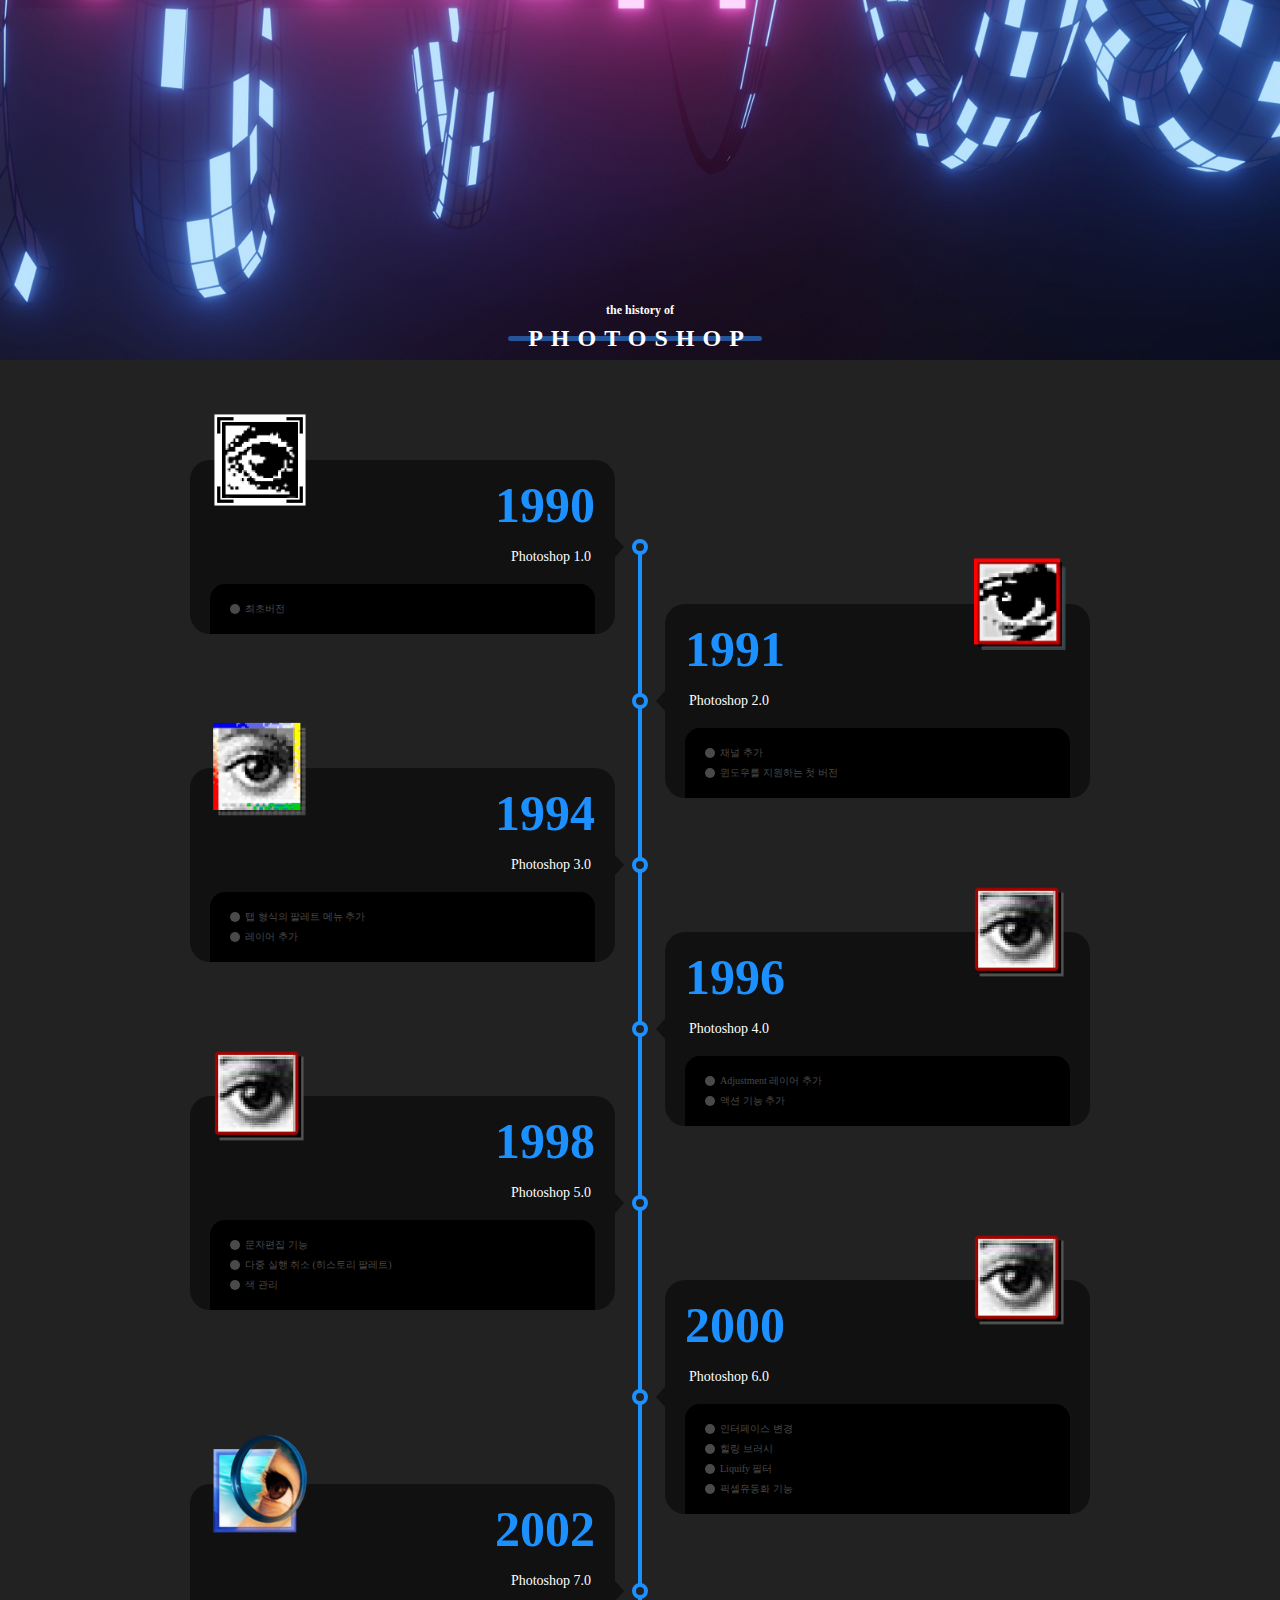
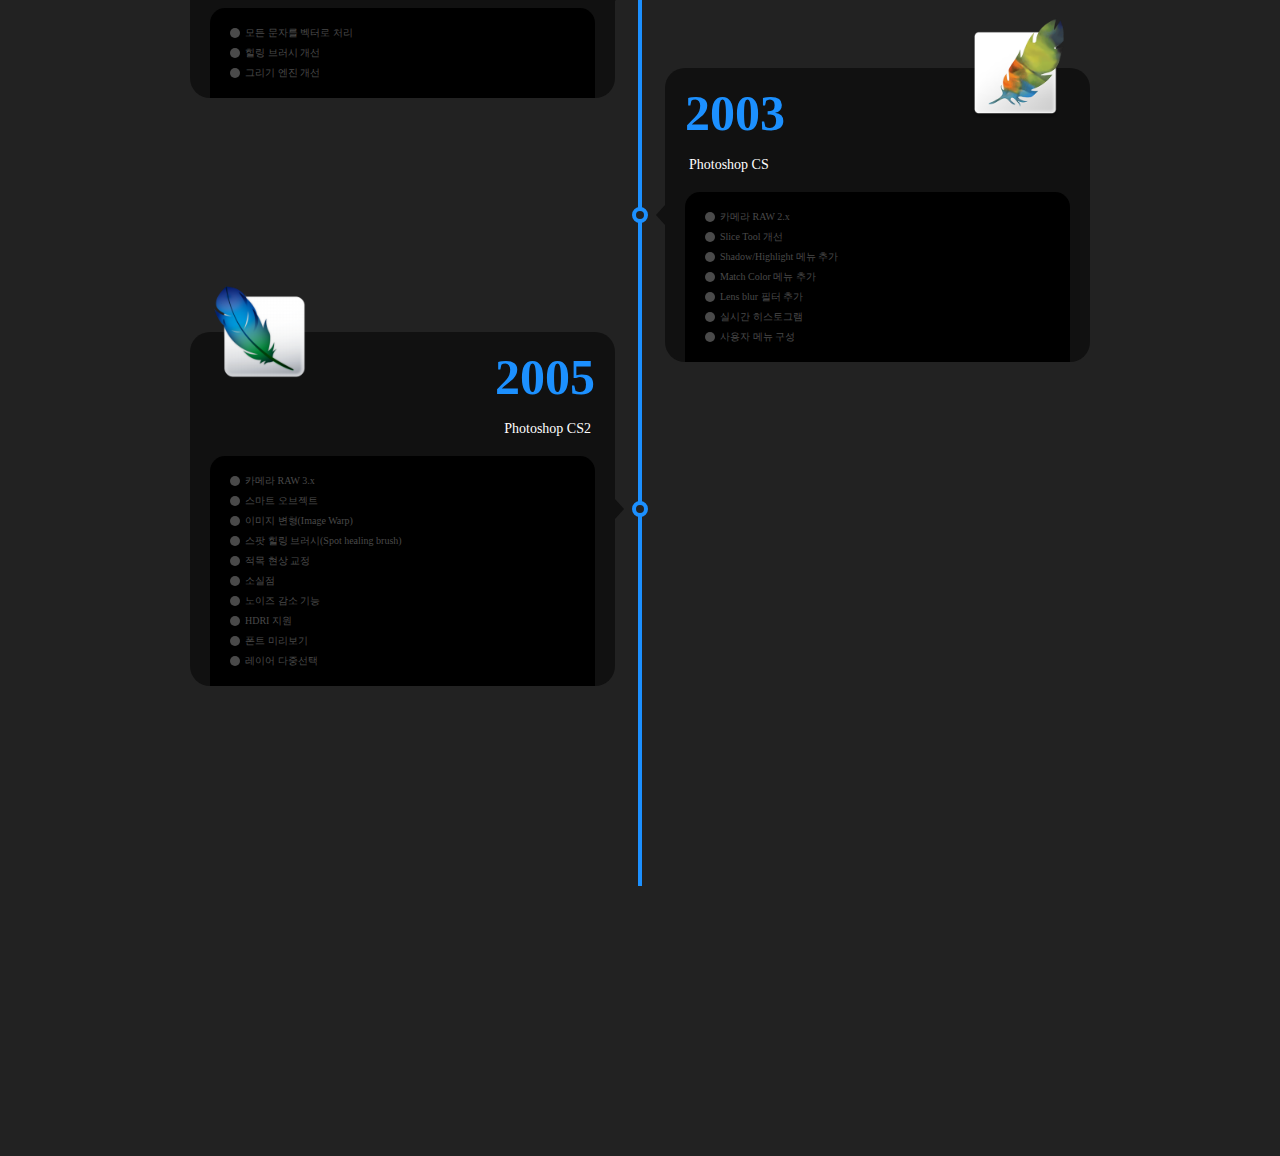
<file: timeline/index.html>
<!DOCTYPE html>
<html lang="ko">
  <head>
    <meta charset="UTF-8" />
    <meta http-equiv="X-UA-Compatible" content="IE=edge" />
    <meta name="viewport" content="width=device-width, initial-scale=1.0" />
    <link rel="stylesheet" href="style.css" />
    <title>History of Photoshop</title>
  </head>
  <body>
    <header class="header">
      <div class="wrapper">
        <p class="subText">the history of</p>
        <h1 class="title">PHOTOSHOP</h1>
      </div>
    </header>
    <main class="main">
      <div class="wrapper">
        <ul class="photoshopItemBox">
          <!-- li는 50%로 무조건 줘야한다. -->
          <!-- li안에 큰 div -->
          <!-- 개개인에게 넓이 위치를 주는게아니라 부모가 알아서 자식들이 정렬되게 환경을 조성해준다 -->
          <li class="photoshopItemWrapper">
            <div class="photoshopItem left">
              <div class="topWrapper">
                <img
                  class="psLogo"
                  src="images/1.png"
                  alt="1990 Photoshop Logo"
                />
                <div class="textWrapper left">
                  <h2 class="year">1990</h2>
                  <p class="version left">Photoshop 1.0</p>
                </div>
              </div>
              <ul class="skillBox">
                <li class="skill">최초버전</li>
              </ul>
            </div>
          </li>
          <li class="photoshopItemWrapper">
            <div class="photoshopItem right">
              <div class="topWrapper">
                <div class="textWrapper right">
                  <h2 class="year">1991</h2>
                  <p class="version right">Photoshop 2.0</p>
                </div>
                <img
                  class="psLogo"
                  src="images/2.png"
                  alt="1990 Photoshop Logo"
                />
              </div>
              <ul class="skillBox">
                <li class="skill">채널 추가</li>
                <li class="skill">윈도우를 지원하는 첫 버전</li>
              </ul>
            </div>
          </li>
          <li class="photoshopItemWrapper">
            <div class="photoshopItem left">
              <div class="topWrapper">
                <img
                  class="psLogo"
                  src="images/3.png"
                  alt="1994 Photoshop Logo"
                />
                <div class="textWrapper left">
                  <h2 class="year">1994</h2>
                  <p class="version left">Photoshop 3.0</p>
                </div>
              </div>
              <ul class="skillBox">
                <li class="skill">탭 형식의 팔레트 메뉴 추가</li>
                <li class="skill">레이어 추가</li>
              </ul>
            </div>
          </li>
          <li class="photoshopItemWrapper">
            <div class="photoshopItem right">
              <div class="topWrapper">
                <div class="textWrapper right">
                  <h2 class="year">1996</h2>
                  <p class="version right">Photoshop 4.0</p>
                </div>
                <img
                  class="psLogo"
                  src="images/4.png"
                  alt="1990 Photoshop Logo"
                />
              </div>
              <ul class="skillBox">
                <li class="skill">Adjustment 레이어 추가</li>
                <li class="skill">액션 기능 추가</li>
              </ul>
            </div>
          </li>
          <li class="photoshopItemWrapper">
            <div class="photoshopItem left">
              <div class="topWrapper">
                <img
                  class="psLogo"
                  src="images/5.png"
                  alt="1990 Photoshop Logo"
                />
                <div class="textWrapper left">
                  <h2 class="year">1998</h2>
                  <p class="version left">Photoshop 5.0</p>
                </div>
              </div>
              <ul class="skillBox">
                <li class="skill">문자편집 기능</li>
                <li class="skill">다중 실행 취소 (히스토리 팔레트)</li>
                <li class="skill">색 관리</li>
              </ul>
            </div>
          </li>
          <li class="photoshopItemWrapper">
            <div class="photoshopItem right">
              <div class="topWrapper">
                <div class="textWrapper right">
                  <h2 class="year">2000</h2>
                  <p class="version right">Photoshop 6.0</p>
                </div>
                <img
                  class="psLogo"
                  src="images/6.png"
                  alt="1990 Photoshop Logo"
                />
              </div>
              <ul class="skillBox">
                <li class="skill">인터페이스 변경</li>
                <li class="skill">힐링 브러시</li>
                <li class="skill">Liquify 필터</li>
                <li class="skill">픽셀유동화 기능</li>
              </ul>
            </div>
          </li>
          <li class="photoshopItemWrapper">
            <div class="photoshopItem left">
              <div class="topWrapper">
                <img
                  class="psLogo"
                  src="images/7.png"
                  alt="1990 Photoshop Logo"
                />
                <div class="textWrapper left">
                  <h2 class="year">2002</h2>
                  <p class="version left">Photoshop 7.0</p>
                </div>
              </div>
              <ul class="skillBox">
                <li class="skill">모든 문자를 벡터로 처리</li>
                <li class="skill">힐링 브러시 개선</li>
                <li class="skill">그리기 엔진 개선</li>
              </ul>
            </div>
          </li>
          <li class="photoshopItemWrapper">
            <div class="photoshopItem right">
              <div class="topWrapper">
                <div class="textWrapper right">
                  <h2 class="year">2003</h2>
                  <p class="version right">Photoshop CS</p>
                </div>
                <img
                  class="psLogo"
                  src="images/cs.png"
                  alt="1990 Photoshop Logo"
                />
              </div>
              <ul class="skillBox">
                <li class="skill">카메라 RAW 2.x</li>
                <li class="skill">Slice Tool 개선</li>
                <li class="skill">Shadow/Highlight 메뉴 추가</li>
                <li class="skill">Match Color 메뉴 추가</li>
                <li class="skill">Lens blur 필터 추가</li>
                <li class="skill">실시간 히스토그램</li>
                <li class="skill">사용자 메뉴 구성</li>
              </ul>
            </div>
          </li>
          <li class="photoshopItemWrapper">
            <div class="photoshopItem left">
              <div class="topWrapper">
                <img
                  class="psLogo"
                  src="images/cs2.png"
                  alt="1990 Photoshop Logo"
                />
                <div class="textWrapper left">
                  <h2 class="year">2005</h2>
                  <p class="version left">Photoshop CS2</p>
                </div>
              </div>
              <ul class="skillBox">
                <li class="skill">카메라 RAW 3.x</li>
                <li class="skill">스마트 오브젝트</li>
                <li class="skill">이미지 변형(Image Warp)</li>
                <li class="skill">스팟 힐링 브러시(Spot healing brush)</li>
                <li class="skill">적목 현상 교정</li>
                <li class="skill">소실점</li>
                <li class="skill">노이즈 감소 기능</li>
                <li class="skill">HDRI 지원</li>
                <li class="skill">폰트 미리보기</li>
                <li class="skill">레이어 다중선택</li>
              </ul>
            </div>
          </li>
        </ul>
      </div>
    </main>
  </body>
</html>
</file>
<file: timeline/style.css>
@import "reset.css";

/* rem root size */
html {
  font-size: 10px;
}

body {
  width: 100vw;
  height: 100vh;
  background-color: #222;
}
/* layout */
.wrapper {
  max-width: 90rem;
  margin: 10rem auto 0;
}

/* components */
/* header */

.header {
  height: 70vh;
  background-image: url(images/cover.png);
  background-size: cover;
  background-position: center;
  background-repeat: no-repeat;
  margin-top: -30vh;
  display: flex;
  align-items: flex-end;
  color: #fff;
  font-weight: 700;
}

.subText {
  font-size: 1.2rem;
  margin-top: auto;
  text-align: center;
}

.title {
  font-size: 2.4rem;
  margin: 1rem 0;
  letter-spacing: 0.8rem;
  position: relative;
  z-index: 10;
}

.title::before {
  content: " ";
  height: 5px;
  border-radius: 5px;
  position: absolute;
  top: 0;
  bottom: 0;
  left: -2rem;
  right: -1rem;
  margin: auto;
  vertical-align: bottom;
  z-index: -10;
  background-color: #255499;
}

/* main */
.main {
  padding: 0 2rem;
}

.photoshopItemBox {
  position: relative;
  margin: 0 -2.5rem;
}

.photoshopItemBox::before {
  content: " ";
  width: 0.4rem;
  position: absolute;
  inset: 0;
  margin: 8.2rem auto -20rem;
  background-color: #1c90ff;
  transition: all 1s ease;
}

.photoshopItemWrapper {
  width: 50%;
  padding: 0 2.5rem;
  position: relative;
  margin-bottom: -3rem;
  transition: all 1s ease;
}

.photoshopItemWrapper:nth-of-type(odd) {
  margin-right: auto;
}

.photoshopItemWrapper:nth-of-type(even) {
  margin-left: auto;
}

.photoshopItemWrapper::before {
  content: " ";
  width: 0.8rem;
  height: 0.8rem;
  background-color: #222;
  border: 0.4rem solid #1c90ff;
  border-radius: 50%;
  position: absolute;
  top: 0;
  bottom: 0;
  margin: auto -0.8rem;
  transition: all 0.3s ease;
}

.photoshopItemWrapper:nth-child(odd)::before {
  right: 0;
}

.photoshopItemWrapper:nth-child(even)::before {
  left: 0;
}

.photoshopItem {
  position: relative;
  padding: 0;
  background: #111;
  border-radius: 2rem;
  padding: 2rem 2rem 0;
  display: flex;
  flex-direction: column;
}

.photoshopItem::before {
  content: " ";
  height: 0;
  position: absolute;
  border-style: solid;
  border-width: 1rem 0 1rem 0.9rem;
  border-color: transparent #111;
  top: 0;
  bottom: 0;
  margin: auto 0;
  transition: all 0.3s ease;
}

.photoshopItem.left::before {
  right: -0.9rem;
}

.photoshopItem.right::before {
  border-width: 1rem 0.9rem 1rem 0;
  left: -0.9rem;
}

.topWrapper {
  display: flex;
  flex-wrap: wrap;
}

.psLogo {
  width: 10rem;
  height: 10rem;
  margin-top: -7rem;
}

.textWrapper.left {
  margin-left: auto;
  text-align: right;
  color: #fff;
}

.textWrapper.right {
  margin-right: auto;
  text-align: left;
  color: #fff;
}

.textWrapper .year {
  font-size: 5rem;
  font-weight: 900;
  color: #1c90ff;
}

.textWrapper .version {
  margin-top: 2rem;
  font-size: 1.4rem;
}

.textWrapper .version.left {
  margin-right: 0.4rem;
}

.textWrapper .version.right {
  margin-left: 0.4rem;
}

.skillBox {
  background-color: #000;
  color: #4a4a4a;
  margin-top: 2rem;
  padding: 1rem 2rem 2rem;
  border-radius: 1.5rem 1.5rem 0 0;
}

.skill {
  margin-top: 1rem;
  position: relative;
  padding-left: 1.5rem;
}

.skill::before {
  content: "";
  width: 1em;
  height: 1em;
  border-radius: 50%;
  font-weight: bold;
  background-color: #4a4a4a;
  position: absolute;
  left: 0;
  margin-right: 1rem;
}

@media screen and (max-width: 50rem) {
  .photoshopItemBox::before {
    opacity: 0;
  }
  .photoshopItemWrapper {
    width: 70%;
    margin: 10rem auto;
  }
  .photoshopItemWrapper::before {
    opacity: 0;
  }
  .photoshopItem::before {
    opacity: 0;
  }
}

@media screen and (max-width: 420px) {
  .psLogo {
    position: absolute;
    left: 0;
    right: 0;
    margin: -7rem auto 0;
  }
  .textWrapper {
    margin: 4rem auto 0;
    display: flex;
    flex-direction: column;
    align-items: center;
  }
}
</file>
